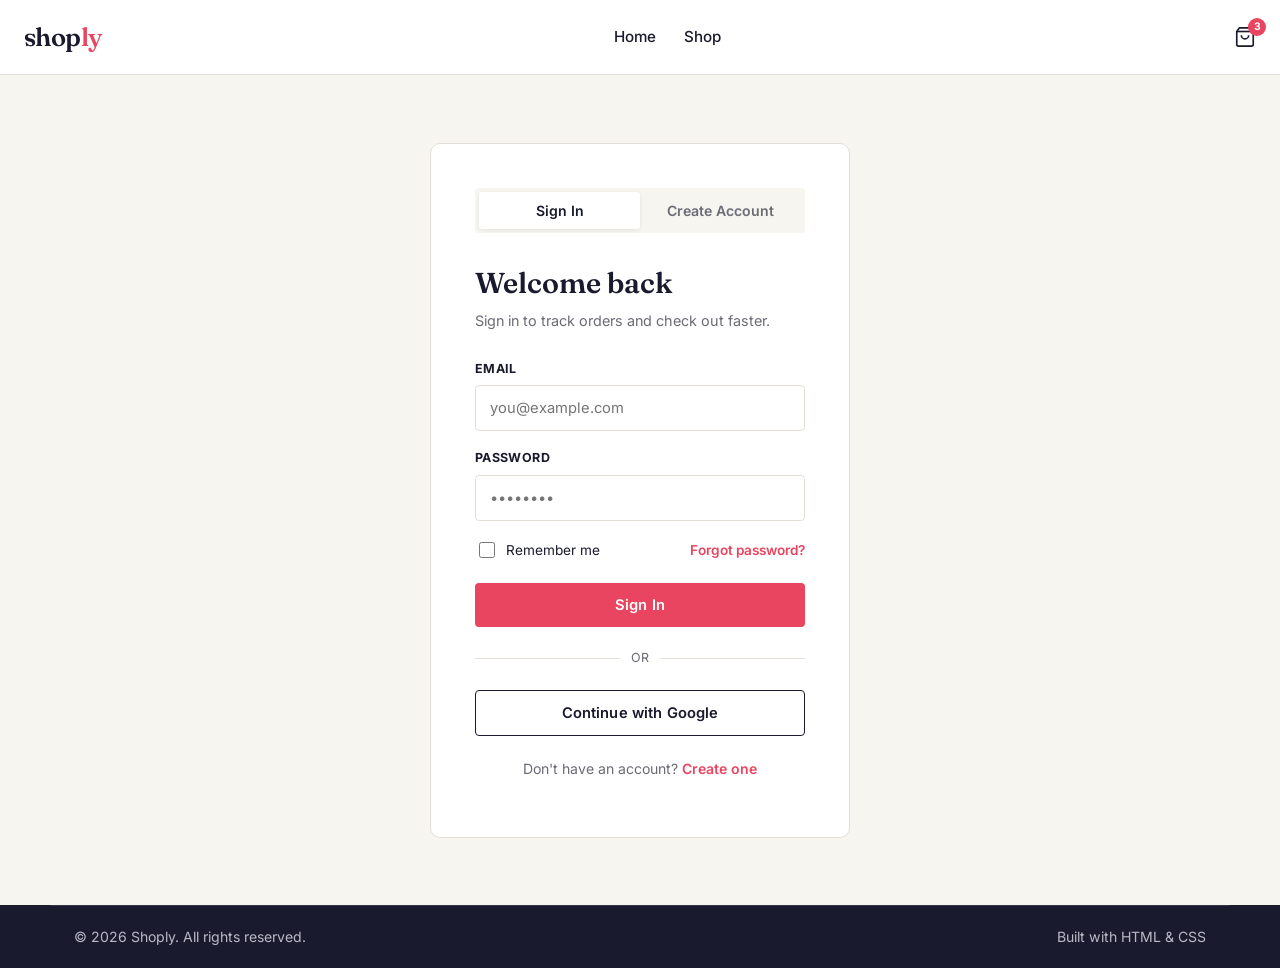
<file: login.html>
<!DOCTYPE html>
<html lang="en">
<head>
<meta charset="UTF-8">
<meta name="viewport" content="width=device-width, initial-scale=1.0">
<title>Sign In — Shoply</title>
<link rel="preconnect" href="https://fonts.googleapis.com">
<link href="https://fonts.googleapis.com/css2?family=Fraunces:ital,opsz,wght@0,9..144,500;0,9..144,600;1,9..144,500&family=Inter:wght@400;500;600;700&display=swap" rel="stylesheet">
<link rel="stylesheet" href="index.css">
<style>
  .auth-toggle { display: flex; background: var(--bg); border-radius: var(--radius); padding: 4px; margin-bottom: 28px; }
  .auth-toggle button { flex: 1; background: none; border: none; padding: 10px; font-weight: 600; font-size: 0.88rem; border-radius: 3px; color: var(--muted); }
  .auth-toggle button.active { background: var(--white); color: var(--ink); box-shadow: 0 1px 4px rgba(0,0,0,0.08); }
  .signup-fields { display: none; }
  .signup-fields.show { display: block; }
  .login-fields.hide { display: none; }
</style>
</head>
<body>

<header class="site-header">
  <div class="header-inner">
    <a href="index.html" class="logo">shop<span>ly</span></a>
    <nav class="main-nav">
      <a href="index.html">Home</a>
      <a href="listing.html">Shop</a>
    </nav>
    <div class="header-actions">
      <a href="cart.html" class="icon-link" aria-label="Cart">
        <svg width="22" height="22" viewBox="0 0 24 24" fill="none" stroke="currentColor" stroke-width="1.8"><path d="M6 2 3 6v14a2 2 0 0 0 2 2h14a2 2 0 0 0 2-2V6l-3-4Z"/><path d="M3 6h18"/><path d="M16 10a4 4 0 0 1-8 0"/></svg>
        <span class="cart-count">3</span>
      </a>
    </div>
  </div>
</header>

<div class="auth-wrap">
  <div class="auth-card">

    <div class="auth-toggle">
      <button class="active" id="loginTab" onclick="showLogin()">Sign In</button>
      <button id="signupTab" onclick="showSignup()">Create Account</button>
    </div>

    <!-- ===== LOGIN ===== -->
    <div id="loginPanel">
      <h1>Welcome back</h1>
      <p class="sub">Sign in to track orders and check out faster.</p>

      <form onsubmit="event.preventDefault(); alert('Hook this up to your login API.');">
        <div class="auth-field">
          <label for="login-email">Email</label>
          <input type="email" id="login-email" placeholder="you@example.com" required>
        </div>
        <div class="auth-field">
          <label for="login-password">Password</label>
          <input type="password" id="login-password" placeholder="••••••••" required>
        </div>
        <div class="auth-row">
          <label class="checkbox-row"><input type="checkbox"> Remember me</label>
          <a href="#">Forgot password?</a>
        </div>
        <button type="submit" class="btn btn-primary btn-block">Sign In</button>
      </form>

      <div class="auth-divider">or</div>
      <button class="btn btn-outline btn-block" onclick="alert('Hook this up to Google OAuth.')">Continue with Google</button>

      <p class="auth-foot">Don't have an account? <a href="#" onclick="showSignup(); return false;">Create one</a></p>
    </div>

    <!-- ===== SIGNUP ===== -->
    <div id="signupPanel" style="display:none;">
      <h1>Create your account</h1>
      <p class="sub">Join Shoply to save your cart and order history.</p>

      <form onsubmit="event.preventDefault(); alert('Hook this up to your signup API.');">
        <div class="auth-field">
          <label for="signup-name">Full Name</label>
          <input type="text" id="signup-name" placeholder="Jane Doe" required>
        </div>
        <div class="auth-field">
          <label for="signup-email">Email</label>
          <input type="email" id="signup-email" placeholder="you@example.com" required>
        </div>
        <div class="auth-field">
          <label for="signup-password">Password</label>
          <input type="password" id="signup-password" placeholder="At least 8 characters" required>
        </div>
        <div class="auth-row" style="margin-bottom:18px;">
          <label class="checkbox-row"><input type="checkbox" required> I agree to the Terms & Privacy Policy</label>
        </div>
        <button type="submit" class="btn btn-primary btn-block">Create Account</button>
      </form>

      <p class="auth-foot">Already have an account? <a href="#" onclick="showLogin(); return false;">Sign in</a></p>
    </div>

  </div>
</div>

<footer class="site-footer">
  <div class="footer-bottom">
    <span>© 2026 Shoply. All rights reserved.</span>
    <span>Built with HTML & CSS</span>
  </div>
</footer>

<script>
  function showLogin() {
    document.getElementById('loginPanel').style.display = 'block';
    document.getElementById('signupPanel').style.display = 'none';
    document.getElementById('loginTab').classList.add('active');
    document.getElementById('signupTab').classList.remove('active');
  }
  function showSignup() {
    document.getElementById('loginPanel').style.display = 'none';
    document.getElementById('signupPanel').style.display = 'block';
    document.getElementById('signupTab').classList.add('active');
    document.getElementById('loginTab').classList.remove('active');
  }
</script>

</body>
</html>
</file>
<file: index.css>
/* ============================================
   SHOPLY — Shared Stylesheet
   ============================================ */

   :root {
    --ink: #1A1A2E;
    --bg: #F7F5F0;
    --accent: #E94560;
    --deep: #0F3460;
    --white: #FFFFFF;
    --line: #E3DFD6;
    --muted: #6B6B76;
  
    --font-display: "Fraunces", Georgia, serif;
    --font-body: "Inter", -apple-system, BlinkMacSystemFont, "Segoe UI", sans-serif;
  
    --radius: 4px;
    --container: 1180px;
  }
  
  * { box-sizing: border-box; }
  
  html, body {
    margin: 0;
    padding: 0;
    background: var(--bg);
    color: var(--ink);
    font-family: var(--font-body);
    font-size: 16px;
    line-height: 1.5;
    -webkit-font-smoothing: antialiased;
  }
  
  img { max-width: 100%; display: block; }
  a { color: inherit; text-decoration: none; }
  ul { list-style: none; margin: 0; padding: 0; }
  button { font-family: inherit; cursor: pointer; }
  
  .container {
    width: 100%;
    max-width: var(--container);
    margin: 0 auto;
    padding: 0 24px;
  }
  
  /* ---------- Header ---------- */
  .site-header {
    position: sticky;
    top: 0;
    z-index: 50;
    background: var(--white);
    border-bottom: 1px solid var(--line);
  }
  
  .header-inner {
    display: flex;
    align-items: center;
    justify-content: space-between;
    gap: 24px;
    padding: 18px 24px;
  }
  
  .logo {
    font-family: var(--font-display);
    font-weight: 600;
    font-size: 1.6rem;
    letter-spacing: -0.02em;
    white-space: nowrap;
  }
  .logo span { color: var(--accent); }
  
  .main-nav {
    display: flex;
    gap: 28px;
    font-size: 0.95rem;
    font-weight: 500;
  }
  .main-nav a {
    position: relative;
    padding: 4px 0;
    color: var(--ink);
    transition: color 0.15s ease;
  }
  .main-nav a:hover { color: var(--accent); }
  .main-nav a.active { color: var(--accent); }
  .main-nav a.active::after {
    content: "";
    position: absolute;
    left: 0; bottom: -2px;
    width: 100%; height: 2px;
    background: var(--accent);
  }
  
  .header-actions {
    display: flex;
    align-items: center;
    gap: 18px;
  }
  
  .search-box {
    display: flex;
    align-items: center;
    border: 1px solid var(--line);
    border-radius: var(--radius);
    padding: 8px 12px;
    min-width: 220px;
    background: var(--bg);
  }
  .search-box input {
    border: none;
    background: transparent;
    outline: none;
    font-family: inherit;
    font-size: 0.9rem;
    width: 100%;
    color: var(--ink);
  }
  .search-box svg { flex-shrink: 0; opacity: 0.6; margin-right: 8px; }
  
  .icon-link {
    position: relative;
    display: inline-flex;
    align-items: center;
    justify-content: center;
  }
  .cart-count {
    position: absolute;
    top: -8px;
    right: -10px;
    background: var(--accent);
    color: var(--white);
    font-size: 0.65rem;
    font-weight: 700;
    border-radius: 50%;
    width: 18px;
    height: 18px;
    display: flex;
    align-items: center;
    justify-content: center;
  }
  
  .menu-toggle {
    display: none;
    background: none;
    border: none;
    padding: 4px;
  }
  
  /* ---------- Buttons ---------- */
  .btn {
    display: inline-flex;
    align-items: center;
    justify-content: center;
    gap: 8px;
    border: none;
    border-radius: var(--radius);
    padding: 13px 26px;
    font-family: var(--font-body);
    font-weight: 600;
    font-size: 0.92rem;
    letter-spacing: 0.01em;
    cursor: pointer;
    transition: transform 0.12s ease, background 0.15s ease, box-shadow 0.15s ease;
  }
  .btn-primary {
    background: var(--accent);
    color: var(--white);
  }
  .btn-primary:hover { background: #d63852; box-shadow: 0 4px 14px rgba(233,69,96,0.3); }
  .btn-dark {
    background: var(--ink);
    color: var(--white);
  }
  .btn-dark:hover { background: #2b2b48; }
  .btn-outline {
    background: transparent;
    border: 1.5px solid var(--ink);
    color: var(--ink);
  }
  .btn-outline:hover { background: var(--ink); color: var(--white); }
  .btn-block { width: 100%; }
  .btn:focus-visible {
    outline: 3px solid var(--deep);
    outline-offset: 2px;
  }
  .btn-sm { padding: 8px 16px; font-size: 0.82rem; }
  
  /* ---------- Hero ---------- */
  .hero {
    background: var(--ink);
    color: var(--white);
    position: relative;
    overflow: hidden;
  }
  .hero-inner {
    display: grid;
    grid-template-columns: 1.1fr 1fr;
    align-items: center;
    gap: 48px;
    padding: 80px 24px;
  }
  .hero-eyebrow {
    font-size: 0.78rem;
    letter-spacing: 0.16em;
    text-transform: uppercase;
    color: #f3a6b2;
    font-weight: 600;
    margin-bottom: 18px;
  }
  .hero h1 {
    font-family: var(--font-display);
    font-size: clamp(2.4rem, 5vw, 3.6rem);
    line-height: 1.05;
    margin: 0 0 20px;
    font-weight: 600;
    letter-spacing: -0.01em;
  }
  .hero h1 em {
    font-style: italic;
    color: var(--accent);
  }
  .hero p {
    color: #c9c9d6;
    font-size: 1.05rem;
    max-width: 440px;
    margin: 0 0 32px;
  }
  .hero-actions { display: flex; gap: 14px; }
  
  .hero-visual {
    position: relative;
    display: flex;
    justify-content: center;
  }
  .price-tag {
    position: absolute;
    top: 18px;
    right: 6%;
    background: var(--accent);
    color: var(--white);
    font-family: var(--font-display);
    font-weight: 600;
    font-size: 1.1rem;
    padding: 10px 16px;
    border-radius: 3px;
    transform: rotate(6deg);
    box-shadow: 0 8px 20px rgba(0,0,0,0.25);
  }
  .price-tag::before {
    content: "";
    position: absolute;
    left: -5px; top: 50%;
    width: 10px; height: 10px;
    background: var(--ink);
    border-radius: 50%;
    transform: translateY(-50%);
  }
  .hero-card {
    background: var(--white);
    border-radius: 10px;
    padding: 16px;
    width: 320px;
    color: var(--ink);
    box-shadow: 0 30px 60px rgba(0,0,0,0.35);
  }
  .hero-card img { border-radius: 6px; aspect-ratio: 4/3; object-fit: cover; }
  .hero-card-title { font-weight: 600; margin-top: 12px; }
  .hero-card-meta { display: flex; justify-content: space-between; align-items: center; margin-top: 6px; }
  .hero-card-meta .price { color: var(--accent); font-weight: 700; }
  
  /* ---------- Section heading ---------- */
  .section { padding: 64px 24px; }
  .section-head {
    display: flex;
    align-items: baseline;
    justify-content: space-between;
    margin-bottom: 32px;
    flex-wrap: wrap;
    gap: 12px;
  }
  .section-head h2 {
    font-family: var(--font-display);
    font-size: 1.9rem;
    font-weight: 600;
    margin: 0;
  }
  .section-head .view-all {
    font-size: 0.88rem;
    font-weight: 600;
    color: var(--accent);
    border-bottom: 1px solid var(--accent);
    padding-bottom: 2px;
  }
  
  /* ---------- Category strip ---------- */
  .category-strip {
    display: flex;
    gap: 14px;
    overflow-x: auto;
    padding-bottom: 4px;
  }
  .category-chip {
    flex-shrink: 0;
    background: var(--white);
    border: 1px solid var(--line);
    border-radius: 999px;
    padding: 10px 20px;
    font-size: 0.88rem;
    font-weight: 600;
    white-space: nowrap;
    transition: all 0.15s ease;
  }
  .category-chip:hover, .category-chip.active {
    background: var(--ink);
    color: var(--white);
    border-color: var(--ink);
  }
  
  /* ---------- Product grid / card ---------- */
  .product-grid {
    display: grid;
    grid-template-columns: repeat(4, 1fr);
    gap: 28px;
  }
  .product-card {
    background: var(--white);
    border-radius: 8px;
    overflow: hidden;
    border: 1px solid var(--line);
    transition: transform 0.18s ease, box-shadow 0.18s ease;
    position: relative;
  }
  .product-card:hover {
    transform: translateY(-4px);
    box-shadow: 0 16px 32px rgba(26,26,46,0.1);
  }
  .product-thumb {
    position: relative;
    aspect-ratio: 1/1;
    overflow: hidden;
    background: #EFEBE2;
  }
  .product-thumb img { width: 100%; height: 100%; object-fit: cover; }
  .product-badge {
    position: absolute;
    top: 10px;
    left: 10px;
    background: var(--deep);
    color: var(--white);
    font-size: 0.68rem;
    font-weight: 700;
    letter-spacing: 0.04em;
    text-transform: uppercase;
    padding: 4px 9px;
    border-radius: 3px;
  }
  .product-badge.sale { background: var(--accent); }
  .quick-add {
    position: absolute;
    bottom: 10px;
    right: 10px;
    width: 38px; height: 38px;
    border-radius: 50%;
    background: var(--white);
    border: none;
    display: flex;
    align-items: center;
    justify-content: center;
    box-shadow: 0 4px 10px rgba(0,0,0,0.18);
    opacity: 0;
    transform: translateY(6px);
    transition: opacity 0.15s ease, transform 0.15s ease;
  }
  .product-card:hover .quick-add { opacity: 1; transform: translateY(0); }
  .product-info { padding: 16px; }
  .product-cat {
    font-size: 0.72rem;
    text-transform: uppercase;
    letter-spacing: 0.06em;
    color: var(--muted);
    font-weight: 600;
  }
  .product-name {
    font-family: var(--font-display);
    font-size: 1.05rem;
    font-weight: 600;
    margin: 4px 0 8px;
  }
  .product-price-row {
    display: flex;
    align-items: center;
    gap: 8px;
  }
  .price { color: var(--accent); font-weight: 700; }
  .price-strike {
    color: var(--muted);
    text-decoration: line-through;
    font-size: 0.85rem;
  }
  
  /* ---------- Perks strip ---------- */
  .perks {
    background: var(--white);
    border-top: 1px solid var(--line);
    border-bottom: 1px solid var(--line);
  }
  .perks-inner {
    display: grid;
    grid-template-columns: repeat(4, 1fr);
    padding: 32px 24px;
    gap: 24px;
  }
  .perk {
    display: flex;
    align-items: center;
    gap: 14px;
  }
  .perk .pi { color: var(--accent); flex-shrink: 0; }
  .perk h4 { margin: 0; font-size: 0.92rem; font-weight: 700; }
  .perk p { margin: 2px 0 0; font-size: 0.8rem; color: var(--muted); }
  
  /* ---------- Newsletter ---------- */
  .newsletter {
    background: var(--deep);
    color: var(--white);
  }
  .newsletter-inner {
    padding: 60px 24px;
    text-align: center;
  }
  .newsletter h2 {
    font-family: var(--font-display);
    font-size: 1.8rem;
    margin: 0 0 10px;
  }
  .newsletter p { color: #c4d3e8; margin: 0 0 28px; }
  .newsletter-form {
    display: flex;
    max-width: 440px;
    margin: 0 auto;
    gap: 10px;
  }
  .newsletter-form input {
    flex: 1;
    border: none;
    border-radius: var(--radius);
    padding: 13px 16px;
    font-family: inherit;
    font-size: 0.9rem;
  }
  
  /* ---------- Footer ---------- */
  .site-footer {
    background: var(--ink);
    color: #b9b9c6;
    font-size: 0.88rem;
  }
  .footer-grid {
    display: grid;
    grid-template-columns: 1.4fr 1fr 1fr 1fr;
    gap: 40px;
    padding: 64px 24px 32px;
  }
  .footer-grid h5 {
    color: var(--white);
    font-size: 0.85rem;
    text-transform: uppercase;
    letter-spacing: 0.06em;
    margin: 0 0 16px;
  }
  .footer-grid ul li { margin-bottom: 10px; }
  .footer-grid ul li a:hover { color: var(--white); }
  .footer-logo {
    font-family: var(--font-display);
    font-size: 1.4rem;
    color: var(--white);
    margin-bottom: 12px;
  }
  .footer-logo span { color: var(--accent); }
  .footer-about p { max-width: 280px; line-height: 1.6; }
  .footer-bottom {
    border-top: 1px solid #32324a;
    padding: 20px 24px;
    display: flex;
    justify-content: space-between;
    max-width: var(--container);
    margin: 0 auto;
  }
  
  /* ---------- Breadcrumb ---------- */
  .breadcrumb {
    font-size: 0.85rem;
    color: var(--muted);
    padding: 20px 24px 0;
    max-width: var(--container);
    margin: 0 auto;
  }
  .breadcrumb a:hover { color: var(--accent); }
  
  /* ---------- Product detail page ---------- */
  .pdp {
    display: grid;
    grid-template-columns: 1fr 1fr;
    gap: 56px;
    padding: 36px 24px 72px;
  }
  .pdp-gallery-main {
    background: #EFEBE2;
    border-radius: 8px;
    aspect-ratio: 1/1;
    overflow: hidden;
    position: relative;
  }
  .pdp-gallery-main img { width: 100%; height: 100%; object-fit: cover; }
  .pdp-tag {
    position: absolute;
    top: 18px; left: 18px;
    background: var(--accent);
    color: var(--white);
    font-family: var(--font-display);
    font-weight: 600;
    padding: 8px 14px;
    border-radius: 3px;
    transform: rotate(-4deg);
    box-shadow: 0 6px 14px rgba(0,0,0,0.2);
  }
  .pdp-thumbs {
    display: flex;
    gap: 12px;
    margin-top: 14px;
  }
  .pdp-thumbs img {
    width: 76px; height: 76px;
    object-fit: cover;
    border-radius: 6px;
    border: 2px solid transparent;
    cursor: pointer;
  }
  .pdp-thumbs img.active { border-color: var(--accent); }
  
  .pdp-info .product-cat { font-size: 0.78rem; }
  .pdp-info h1 {
    font-family: var(--font-display);
    font-size: 2.1rem;
    margin: 8px 0 12px;
    font-weight: 600;
  }
  .pdp-rating {
    display: flex;
    align-items: center;
    gap: 8px;
    margin-bottom: 18px;
    font-size: 0.88rem;
    color: var(--muted);
  }
  .pdp-rating .stars { color: #E8A22E; letter-spacing: 1px; }
  .pdp-price-row {
    display: flex;
    align-items: baseline;
    gap: 12px;
    margin-bottom: 20px;
  }
  .pdp-price-row .price { font-size: 1.7rem; }
  .pdp-desc {
    color: #4a4a55;
    line-height: 1.7;
    margin-bottom: 26px;
    padding-bottom: 26px;
    border-bottom: 1px solid var(--line);
  }
  
  .option-group { margin-bottom: 22px; }
  .option-label {
    font-size: 0.82rem;
    font-weight: 700;
    text-transform: uppercase;
    letter-spacing: 0.04em;
    margin-bottom: 10px;
    display: block;
  }
  .swatches { display: flex; gap: 10px; }
  .swatch {
    width: 38px; height: 38px;
    border-radius: 50%;
    border: 2px solid var(--white);
    outline: 1px solid var(--line);
    cursor: pointer;
  }
  .swatch.active { outline: 2px solid var(--ink); }
  .size-options { display: flex; gap: 10px; }
  .size-pill {
    border: 1.5px solid var(--line);
    border-radius: var(--radius);
    padding: 8px 16px;
    font-size: 0.85rem;
    font-weight: 600;
    background: var(--white);
    cursor: pointer;
  }
  .size-pill.active, .size-pill:hover { border-color: var(--ink); background: var(--ink); color: var(--white); }
  
  .qty-row {
    display: flex;
    align-items: center;
    gap: 16px;
    margin-bottom: 24px;
  }
  .qty-control {
    display: flex;
    align-items: center;
    border: 1.5px solid var(--line);
    border-radius: var(--radius);
  }
  .qty-control button {
    background: none;
    border: none;
    width: 38px; height: 42px;
    font-size: 1.1rem;
    color: var(--ink);
  }
  .qty-control input {
    width: 40px;
    text-align: center;
    border: none;
    border-left: 1.5px solid var(--line);
    border-right: 1.5px solid var(--line);
    height: 42px;
    font-family: inherit;
    font-size: 0.95rem;
  }
  .pdp-cta-row { display: flex; gap: 12px; margin-bottom: 28px; }
  .pdp-cta-row .btn-primary { flex: 1; }
  .btn-icon {
    width: 48px; height: 48px;
    border-radius: var(--radius);
    border: 1.5px solid var(--line);
    background: var(--white);
    display: flex;
    align-items: center;
    justify-content: center;
    flex-shrink: 0;
  }
  
  .meta-list { font-size: 0.85rem; color: var(--muted); }
  .meta-list div { display: flex; padding: 8px 0; border-bottom: 1px solid var(--line); }
  .meta-list span:first-child { width: 120px; font-weight: 600; color: var(--ink); }
  
  /* ---------- Cart page ---------- */
  .cart-layout {
    display: grid;
    grid-template-columns: 1fr 380px;
    gap: 40px;
    padding: 36px 24px 80px;
  }
  .page-title {
    font-family: var(--font-display);
    font-size: 2rem;
    font-weight: 600;
    margin: 28px 0 0;
    padding: 0 24px;
    max-width: var(--container);
    margin-left: auto; margin-right: auto;
  }
  .cart-table { width: 100%; border-collapse: collapse; }
  .cart-table thead th {
    text-align: left;
    font-size: 0.75rem;
    text-transform: uppercase;
    letter-spacing: 0.05em;
    color: var(--muted);
    border-bottom: 1px solid var(--line);
    padding-bottom: 14px;
    font-weight: 700;
  }
  .cart-table td {
    padding: 20px 0;
    border-bottom: 1px solid var(--line);
    vertical-align: middle;
  }
  .cart-product { display: flex; gap: 16px; align-items: center; }
  .cart-product img {
    width: 80px; height: 80px;
    object-fit: cover;
    border-radius: 6px;
    background: #EFEBE2;
  }
  .cart-product-name { font-weight: 600; margin-bottom: 4px; }
  .cart-product-meta { font-size: 0.82rem; color: var(--muted); }
  .cart-remove {
    background: none; border: none;
    color: var(--muted);
    font-size: 0.8rem;
    text-decoration: underline;
    margin-top: 8px;
    padding: 0;
  }
  .cart-remove:hover { color: var(--accent); }
  .cart-table .qty-control { display: inline-flex; }
  .cart-table .qty-control button { width: 30px; height: 34px; }
  .cart-table .qty-control input { width: 32px; height: 34px; }
  
  .cart-summary {
    background: var(--white);
    border: 1px solid var(--line);
    border-radius: 8px;
    padding: 28px;
    align-self: start;
  }
  .cart-summary h3 {
    font-family: var(--font-display);
    font-size: 1.3rem;
    margin: 0 0 20px;
  }
  .summary-row {
    display: flex;
    justify-content: space-between;
    font-size: 0.92rem;
    padding: 10px 0;
    color: #4a4a55;
  }
  .summary-row.total {
    border-top: 1px solid var(--line);
    margin-top: 8px;
    padding-top: 16px;
    font-weight: 700;
    font-size: 1.1rem;
    color: var(--ink);
  }
  .summary-row.total .price { font-size: 1.1rem; }
  .promo-row { display: flex; gap: 8px; margin: 16px 0; }
  .promo-row input {
    flex: 1;
    border: 1.5px solid var(--line);
    border-radius: var(--radius);
    padding: 10px 12px;
    font-family: inherit;
    font-size: 0.85rem;
  }
  
  .empty-state {
    text-align: center;
    padding: 60px 20px;
  }
  .empty-state svg { margin-bottom: 18px; opacity: 0.4; }
  .empty-state p { color: var(--muted); margin-bottom: 24px; }
  
  /* ---------- Checkout ---------- */
  .checkout-layout {
    display: grid;
    grid-template-columns: 1fr 380px;
    gap: 48px;
    padding: 36px 24px 80px;
  }
  .checkout-steps {
    display: flex;
    gap: 28px;
    margin-bottom: 36px;
    font-size: 0.85rem;
    font-weight: 600;
    color: var(--muted);
  }
  .checkout-steps .step.active { color: var(--ink); }
  .checkout-steps .step .num {
    display: inline-flex;
    align-items: center;
    justify-content: center;
    width: 22px; height: 22px;
    border-radius: 50%;
    background: var(--line);
    color: var(--ink);
    font-size: 0.75rem;
    margin-right: 8px;
  }
  .checkout-steps .step.active .num { background: var(--accent); color: var(--white); }
  
  .form-section { margin-bottom: 32px; }
  .form-section h3 {
    font-family: var(--font-display);
    font-size: 1.2rem;
    margin: 0 0 18px;
  }
  .form-row { display: flex; gap: 16px; margin-bottom: 16px; }
  .form-field { flex: 1; display: flex; flex-direction: column; }
  .form-field label {
    font-size: 0.78rem;
    font-weight: 700;
    text-transform: uppercase;
    letter-spacing: 0.03em;
    margin-bottom: 7px;
    color: #4a4a55;
  }
  .form-field input, .form-field select {
    border: 1.5px solid var(--line);
    border-radius: var(--radius);
    padding: 12px 14px;
    font-family: inherit;
    font-size: 0.92rem;
    background: var(--white);
    color: var(--ink);
  }
  .form-field input:focus, .form-field select:focus {
    outline: none;
    border-color: var(--deep);
  }
  
  .pay-methods { display: flex; gap: 12px; margin-bottom: 18px; }
  .pay-method {
    flex: 1;
    border: 1.5px solid var(--line);
    border-radius: var(--radius);
    padding: 14px;
    text-align: center;
    font-weight: 600;
    font-size: 0.85rem;
    cursor: pointer;
  }
  .pay-method.active { border-color: var(--ink); background: var(--ink); color: var(--white); }
  
  .order-summary-card {
    background: var(--white);
    border: 1px solid var(--line);
    border-radius: 8px;
    padding: 28px;
    align-self: start;
  }
  .order-summary-card h3 {
    font-family: var(--font-display);
    font-size: 1.2rem;
    margin: 0 0 20px;
  }
  .mini-item {
    display: flex;
    gap: 12px;
    align-items: center;
    margin-bottom: 16px;
  }
  .mini-item img {
    width: 56px; height: 56px;
    border-radius: 6px;
    object-fit: cover;
    background: #EFEBE2;
  }
  .mini-item-name { font-size: 0.88rem; font-weight: 600; }
  .mini-item-meta { font-size: 0.78rem; color: var(--muted); }
  .mini-item-price { margin-left: auto; font-weight: 700; font-size: 0.88rem; color: var(--accent); }
  
  /* ---------- Auth pages ---------- */
  .auth-wrap {
    display: flex;
    align-items: center;
    justify-content: center;
    min-height: calc(100vh - 70px);
    padding: 48px 24px;
  }
  .auth-card {
    background: var(--white);
    border: 1px solid var(--line);
    border-radius: 10px;
    padding: 44px;
    width: 100%;
    max-width: 420px;
  }
  .auth-card h1 {
    font-family: var(--font-display);
    font-size: 1.8rem;
    margin: 0 0 6px;
    font-weight: 600;
  }
  .auth-card .sub { color: var(--muted); font-size: 0.9rem; margin: 0 0 28px; }
  .auth-field { margin-bottom: 18px; display: flex; flex-direction: column; }
  .auth-field label {
    font-size: 0.78rem;
    font-weight: 700;
    text-transform: uppercase;
    letter-spacing: 0.03em;
    margin-bottom: 7px;
  }
  .auth-field input {
    border: 1.5px solid var(--line);
    border-radius: var(--radius);
    padding: 13px 14px;
    font-family: inherit;
    font-size: 0.92rem;
  }
  .auth-field input:focus { outline: none; border-color: var(--deep); }
  .auth-row {
    display: flex;
    justify-content: space-between;
    align-items: center;
    font-size: 0.85rem;
    margin-bottom: 22px;
  }
  .auth-row a { color: var(--accent); font-weight: 600; }
  .auth-divider {
    display: flex;
    align-items: center;
    gap: 12px;
    margin: 22px 0;
    font-size: 0.78rem;
    color: var(--muted);
    text-transform: uppercase;
  }
  .auth-divider::before, .auth-divider::after {
    content: "";
    flex: 1;
    height: 1px;
    background: var(--line);
  }
  .auth-foot { text-align: center; font-size: 0.88rem; margin-top: 22px; color: var(--muted); }
  .auth-foot a { color: var(--accent); font-weight: 600; }
  .checkbox-row { display: flex; align-items: center; gap: 8px; }
  .checkbox-row input { width: 16px; height: 16px; }
  
  /* ---------- Responsive ---------- */
  @media (max-width: 980px) {
    .product-grid { grid-template-columns: repeat(2, 1fr); }
    .hero-inner { grid-template-columns: 1fr; padding: 56px 24px; text-align: left; }
    .hero-visual { order: -1; }
    .pdp { grid-template-columns: 1fr; gap: 32px; }
    .cart-layout, .checkout-layout { grid-template-columns: 1fr; }
    .footer-grid { grid-template-columns: 1fr 1fr; gap: 32px; }
    .perks-inner { grid-template-columns: 1fr 1fr; }
  }
  
  @media (max-width: 700px) {
    .main-nav { display: none; }
    .main-nav.mobile-open {
      display: flex;
      flex-direction: column;
      position: absolute;
      top: 100%; left: 0; right: 0;
      background: var(--white);
      border-bottom: 1px solid var(--line);
      padding: 16px 24px;
      gap: 16px;
    }
    .search-box { display: none; }
    .menu-toggle { display: inline-flex; }
    .site-header { position: relative; }
    .product-grid { grid-template-columns: repeat(2, 1fr); gap: 16px; }
    .section { padding: 44px 16px; }
    .footer-grid { grid-template-columns: 1fr; padding: 44px 16px 24px; }
    .footer-bottom { flex-direction: column; gap: 8px; text-align: center; }
    .cart-table thead { display: none; }
    .cart-table td { display: block; border: none; padding: 6px 0; }
    .cart-table tr { display: block; border-bottom: 1px solid var(--line); padding: 16px 0; }
  }
  
  @media (prefers-reduced-motion: reduce) {
    * { transition: none !important; animation: none !important; }
  }
</file>
